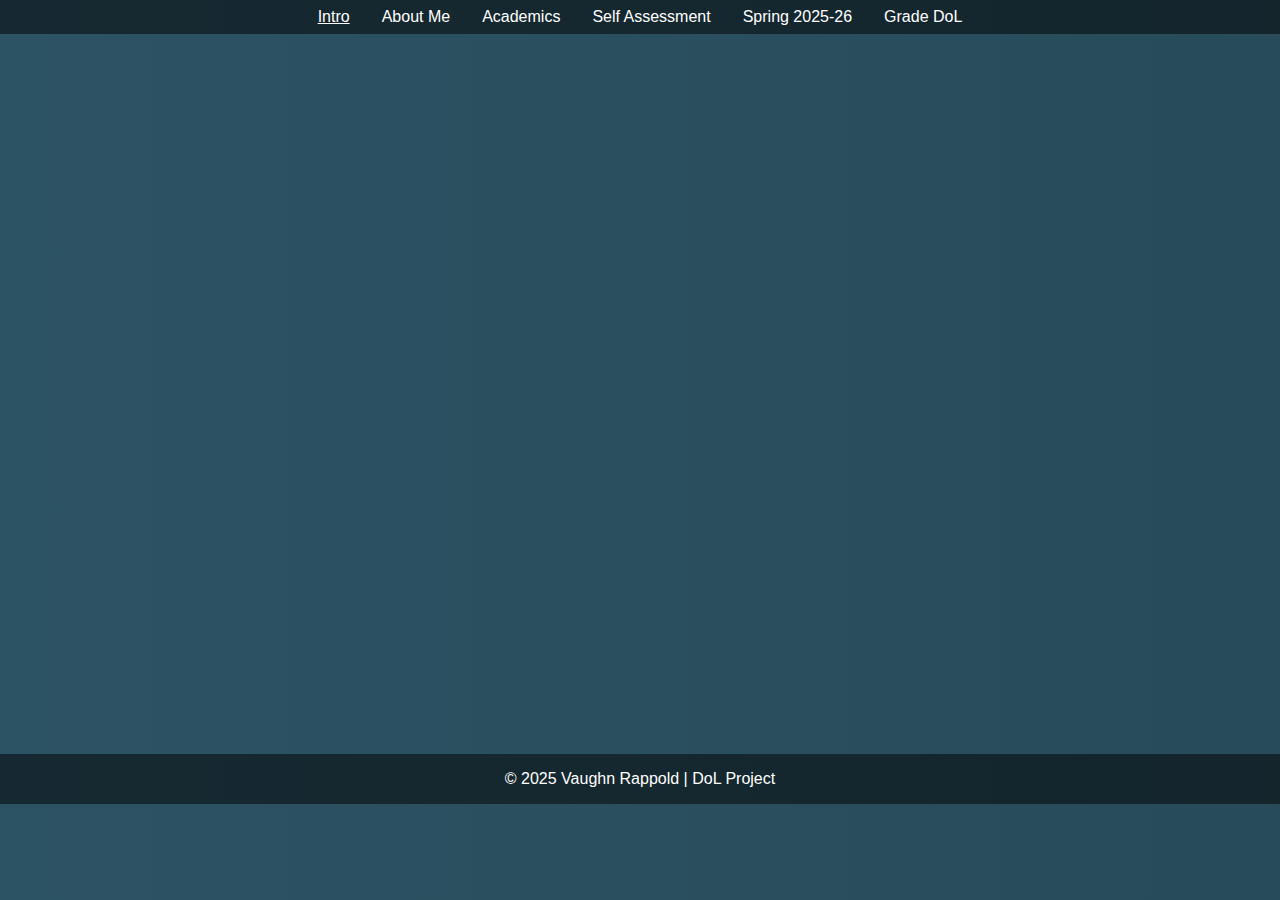
<file: index.html>
<!DOCTYPE html>
<html lang="en">
<head>
    <meta charset="UTF-8">
    <meta name="viewport" content="width=device-width, initial-scale=1.0">
    <title>Intro | Vaughn's DoL</title>
    <link rel="stylesheet" href="css/style.css">
</head>
<body>
    <nav>
        <ul>
            <li><a href="index.html" class="active">Intro</a></li>
            <li><a href="pages/about.html">About Me</a></li>
            <li><a href="pages/academics.html">Academics</a></li>
            <li><a href="pages/self-assessment.html">Self Assessment</a></li>
            <li><a href="pages/spring-2025-26.html">Spring 2025-26</a></li>
            <li><a href="pages/grade-dol.html">Grade DoL</a></li>
        </ul>
    </nav>

    <main class="hero">
        <div class="hero-content">
            <h1 class="fade-slide">Vaughn Rappold</h1>
            <h2 class="fade-slide delay">"Keep on trying and sometime, you'll succeed"</h2>
            <div class="welcome-card fade-slide delay-2">
        <p>Welcome to my DoL</p>
        <p>This site reflects my interests and growth showcasing my personal journey to mastery in all areas both academically and socially through the Portrait of a Graduate Competencies.
</p>
        </div>
    </div>
</main>

    <footer>
        <p>&copy; 2025 Vaughn Rappold | DoL Project</p>
    </footer>
    <script src="js/main.js"></script>
</body>
</html>
</file>
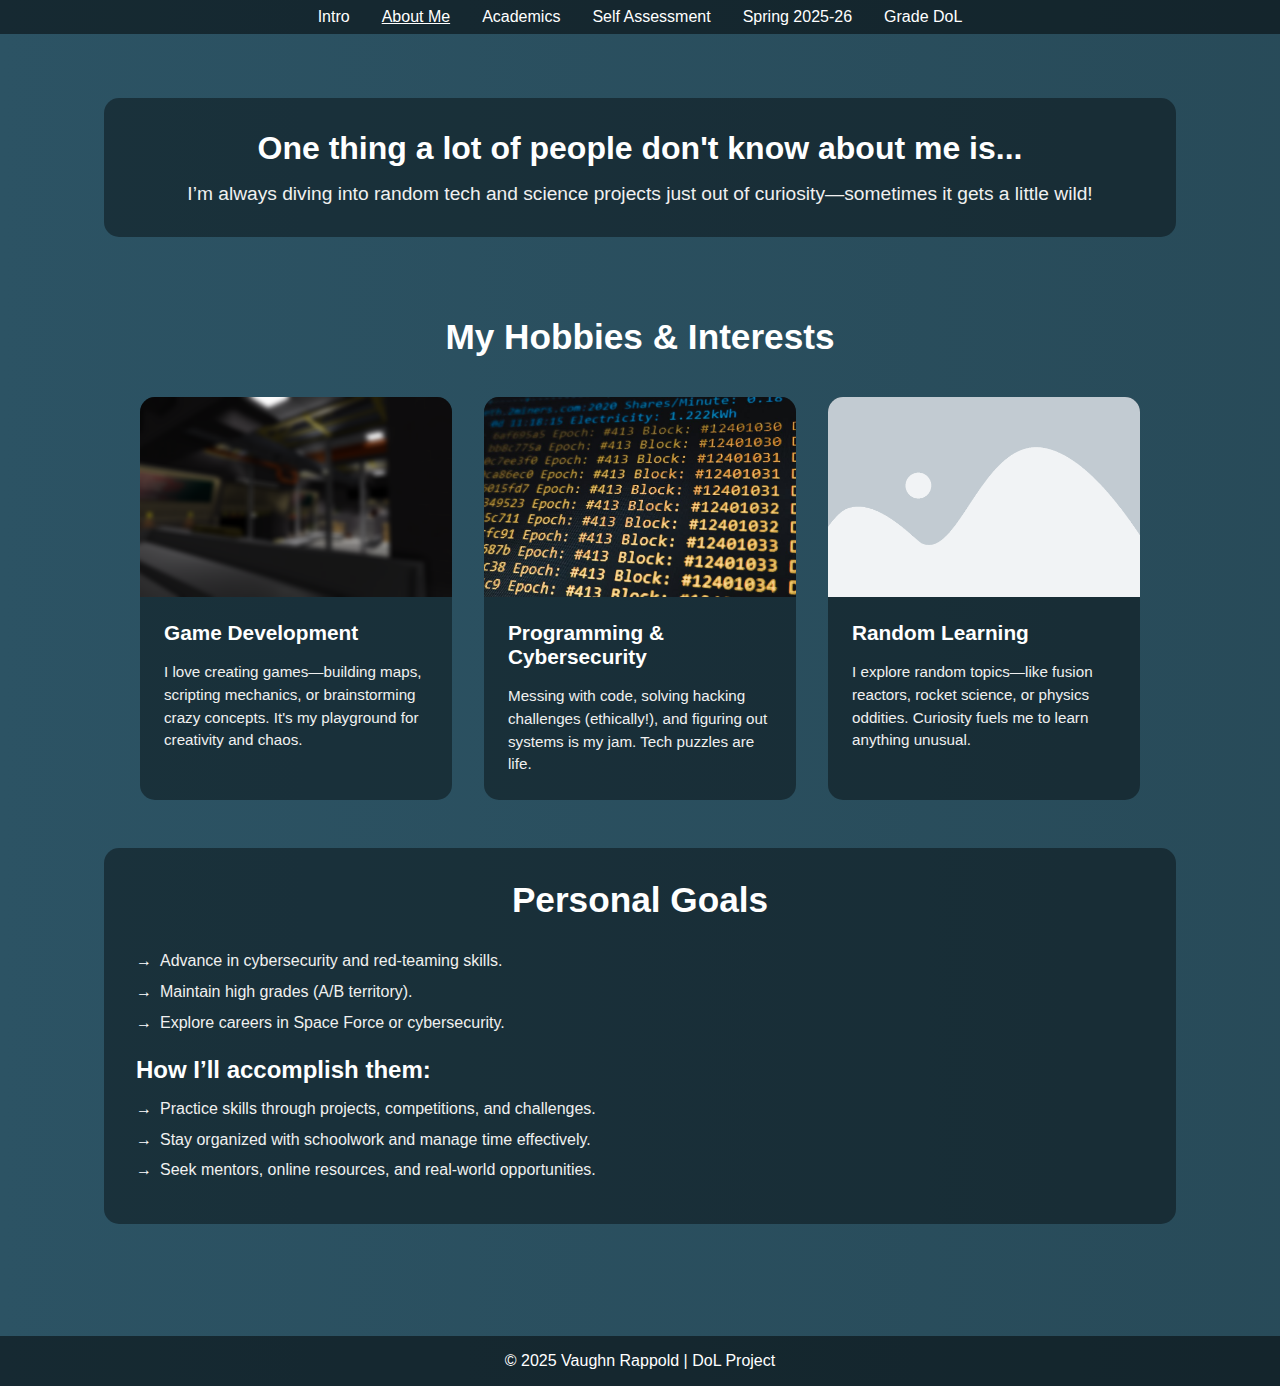
<file: pages/about.html>
<!DOCTYPE html>
<html lang="en">
<head>
    <meta charset="UTF-8">
    <meta name="viewport" content="width=device-width, initial-scale=1.0">
    <title>About Me | Vaughn's DoL</title>
    <link rel="stylesheet" href="../css/style.css">
    <link rel="stylesheet" href="../css/about.css">
</head>
<body>
    <nav>
        <ul>
            <li><a href="../index.html">Intro</a></li>
            <li><a href="about.html" class="active">About Me</a></li>
            <li><a href="academics.html">Academics</a></li>
            <li><a href="self-assessment.html">Self Assessment</a></li>
            <li><a href="spring-2025-26.html">Spring 2025-26</a></li>
            <li><a href="grade-dol.html">Grade DoL</a></li>
        </ul>
    </nav>

    <main class="about-page">
        <div class="container">
            <!-- Fun fact section -->
            <section class="fun-fact">
                <h1>One thing a lot of people don't know about me is...</h1>
                <p>I’m always diving into random tech and science projects just out of curiosity—sometimes it gets a little wild!</p>
            </section>

            <!-- Hobbies & Interests -->
            <section class="hobbies">
                <h2>My Hobbies & Interests</h2>
                <div class="hobby-card">
                    <img src="../assets/images/image1background.png" alt="Illustration representing game development" loading="lazy" decoding="async">
                    <div class="content">
                        <h3>Game Development</h3>
                        <p>I love creating games—building maps, scripting mechanics, or brainstorming crazy concepts. It's my playground for creativity and chaos.</p>
                    </div>
                </div>
                <div class="hobby-card">
                    <img src="../assets/images/linesblockdiff.jpeg" alt="Programming and cybersecurity themed image" loading="lazy" decoding="async">
                    <div class="content">
                        <h3>Programming & Cybersecurity</h3>
                        <p>Messing with code, solving hacking challenges (ethically!), and figuring out systems is my jam. Tech puzzles are life.</p>
                    </div>
                </div>
                <div class="hobby-card">
                    <img src="../assets/images/image.png" alt="Curiosity and learning concept image" loading="lazy" decoding="async">
                    <div class="content">
                        <h3>Random Learning</h3>
                        <p>I explore random topics—like fusion reactors, rocket science, or physics oddities. Curiosity fuels me to learn anything unusual.</p>
                    </div>
                </div>
            </section>

            <!-- Personal Goals -->
            <section class="goals">
                <h2>Personal Goals</h2>
                <ul>
                    <li>Advance in cybersecurity and red-teaming skills.</li>
                    <li>Maintain high grades (A/B territory).</li>
                    <li>Explore careers in Space Force or cybersecurity.</li>
                </ul>

                <h3>How I’ll accomplish them:</h3>
                <ul>
                    <li>Practice skills through projects, competitions, and challenges.</li>
                    <li>Stay organized with schoolwork and manage time effectively.</li>
                    <li>Seek mentors, online resources, and real-world opportunities.</li>
                </ul>
            </section>
        </div>
    </main>

    <footer>
        <p>&copy; 2025 Vaughn Rappold | DoL Project</p>
    </footer>
    <script src="../js/main.js"></script>
</body>
</html>
</file>
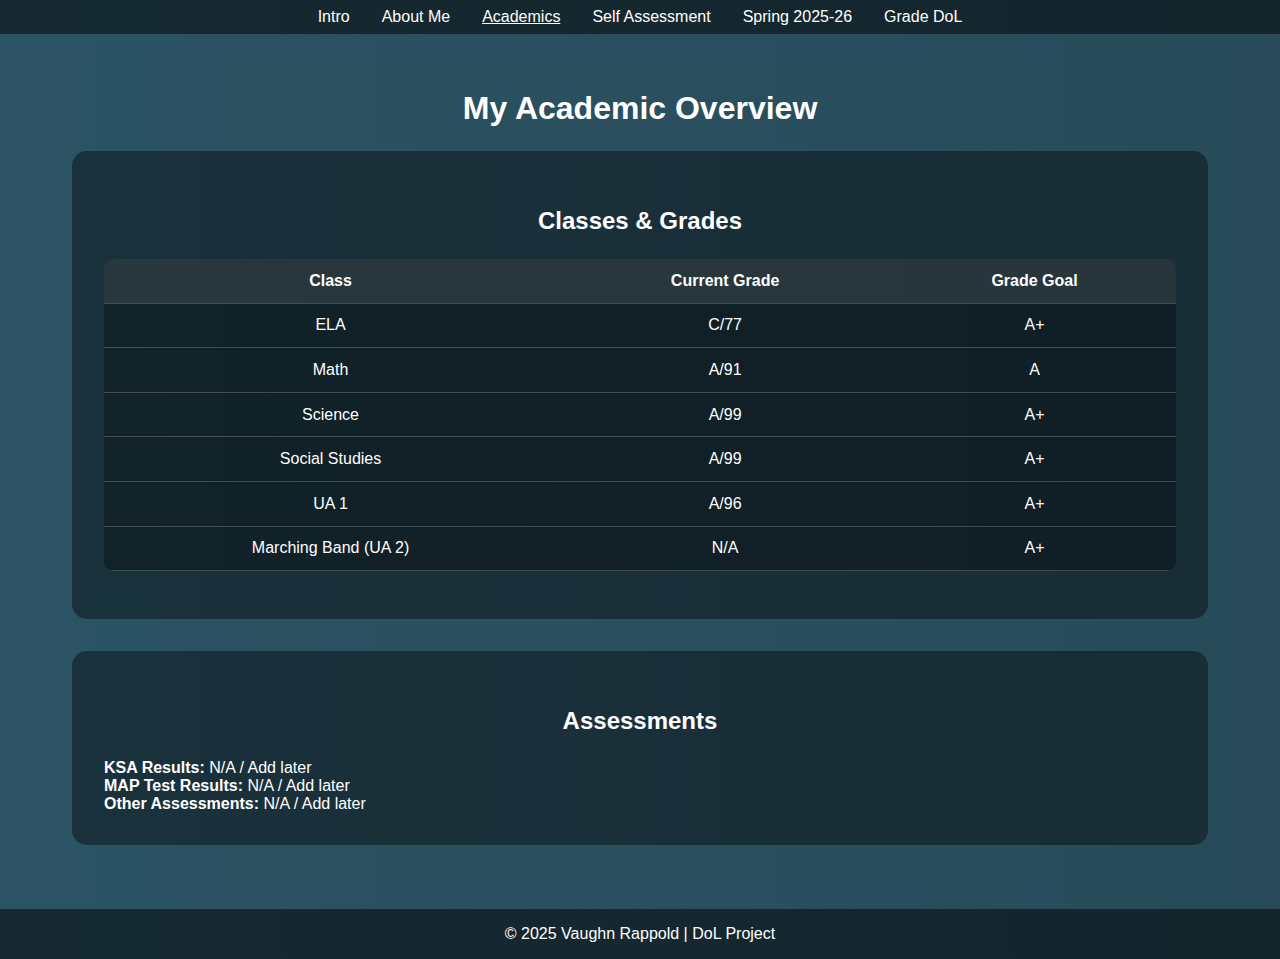
<file: pages/academics.html>
<!DOCTYPE html>
<html lang="en">
<head>
    <meta charset="UTF-8">
    <meta name="viewport" content="width=device-width, initial-scale=1.0">
    <title>Academics | Vaughn's DoL</title>
    <link rel="stylesheet" href="../css/style.css">
</head>
<body>
    <nav>
        <ul>
            <li><a href="../index.html">Intro</a></li>
            <li><a href="about.html">About Me</a></li>
            <li><a href="academics.html" class="active">Academics</a></li>
            <li><a href="self-assessment.html">Self Assessment</a></li>
            <li><a href="spring-2025-26.html">Spring 2025-26</a></li>
            <li><a href="grade-dol.html">Grade DoL</a></li>
        </ul>
    </nav>

    <main class="academics-page">
        <div class="container">
            <h1>My Academic Overview</h1>

            <!-- Classes & Grades Table -->
            <section class="grades">
                <h2>Classes & Grades</h2>
                <table>
                    <thead>
                        <tr>
                            <th>Class</th>
                            <th>Current Grade</th>
                            <th>Grade Goal</th>
                        </tr>
                    </thead>
                    <tbody>
                        <tr>
                            <td>ELA</td>
                            <td>C/77</td>
                            <td>A+</td>
                        </tr>
                        <tr>
                            <td>Math</td>
                            <td>A/91</td>
                            <td>A</td>
                        </tr>
                        <tr>
                            <td>Science</td>
                            <td>A/99</td>
                            <td>A+</td>
                        </tr>
                        <tr>
                            <td>Social Studies</td>
                            <td>A/99</td>
                            <td>A+</td>
                        </tr>
                        <tr>
                            <td>UA 1</td>
                            <td>A/96</td>
                            <td>A+</td>
                        </tr>
                        <tr>
                            <td>Marching Band (UA 2)</td>
                            <td>N/A</td>
                            <td>A+</td>
                        </tr>
                    </tbody>
                </table>
            </section>

            <!-- Assessment Results -->
            <section class="assessments">
                <h2>Assessments</h2>
                <p><strong>KSA Results:</strong> N/A / Add later</p>
                <p><strong>MAP Test Results:</strong> N/A / Add later</p>
                <p><strong>Other Assessments:</strong> N/A / Add later</p>
            </section>
        </div>
    </main>

    <footer>
        <p>&copy; 2025 Vaughn Rappold | DoL Project</p>
    </footer>
</body>
</html>
</file>
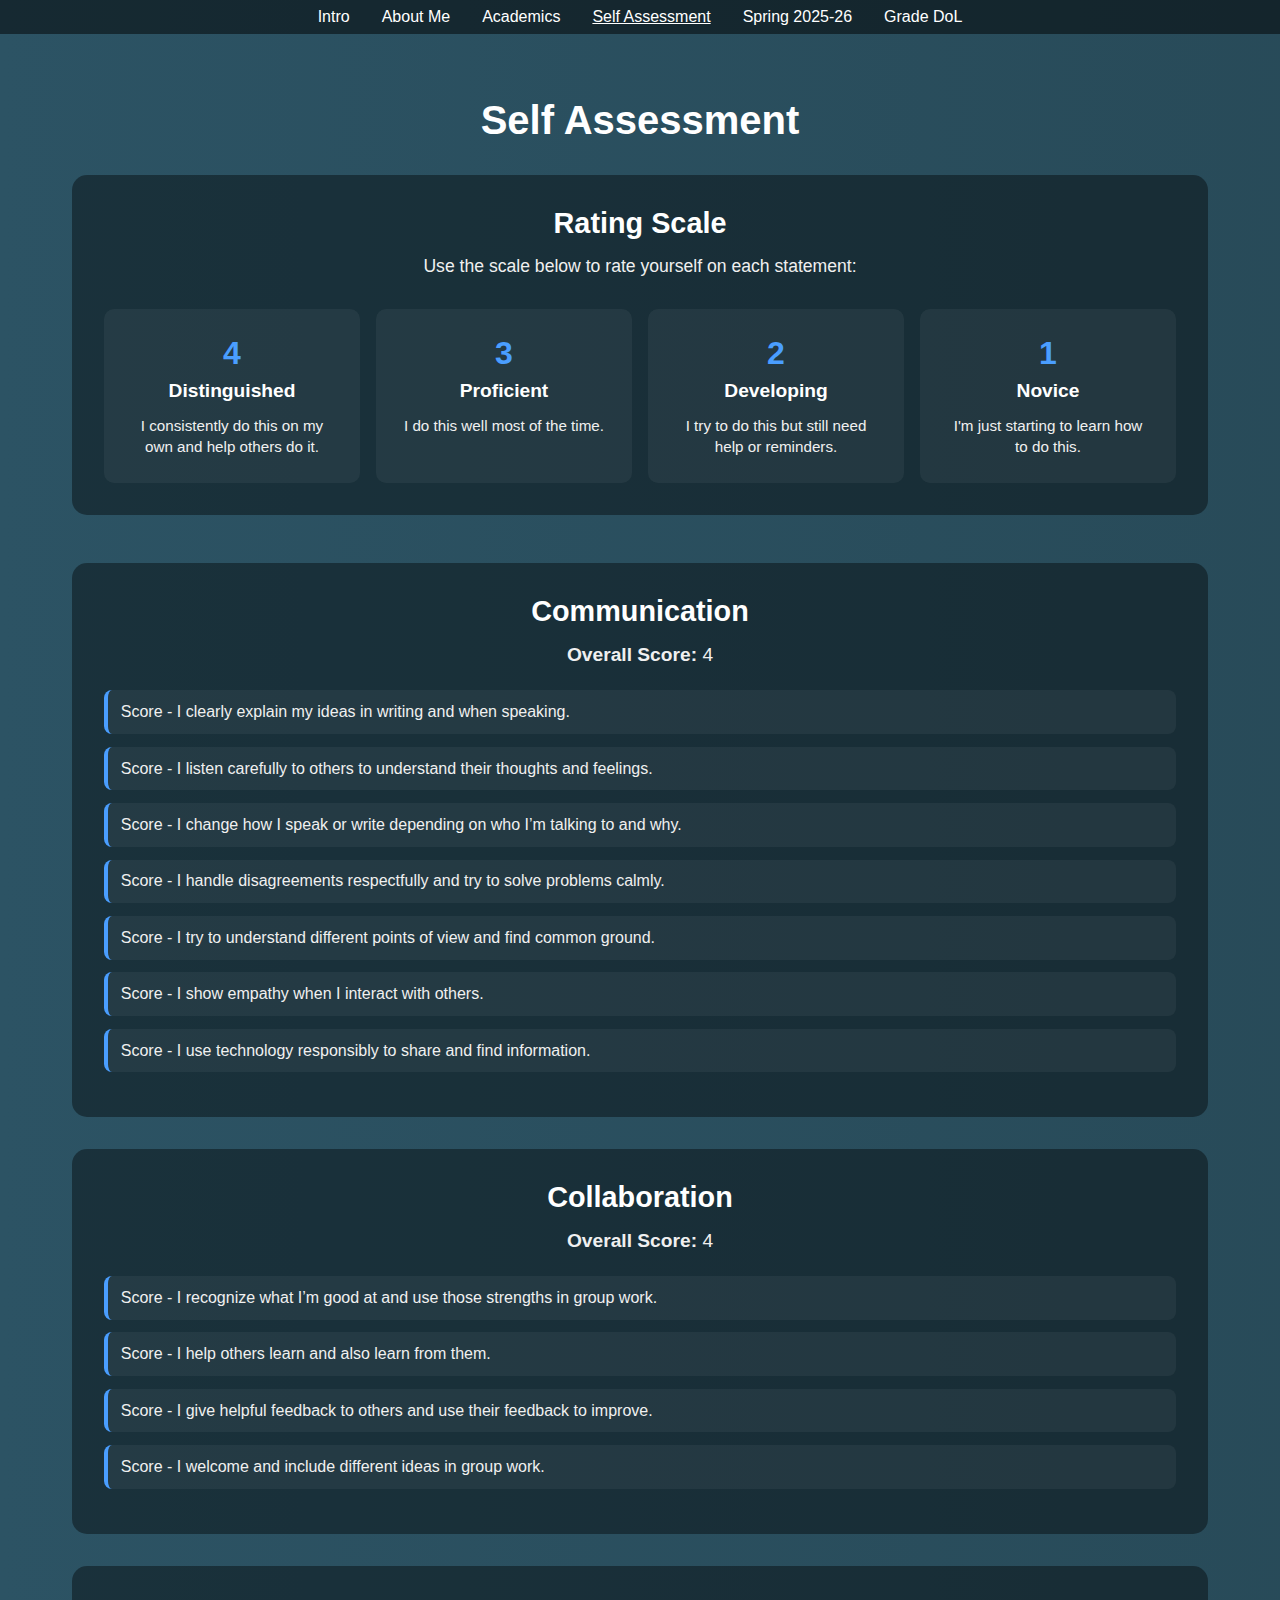
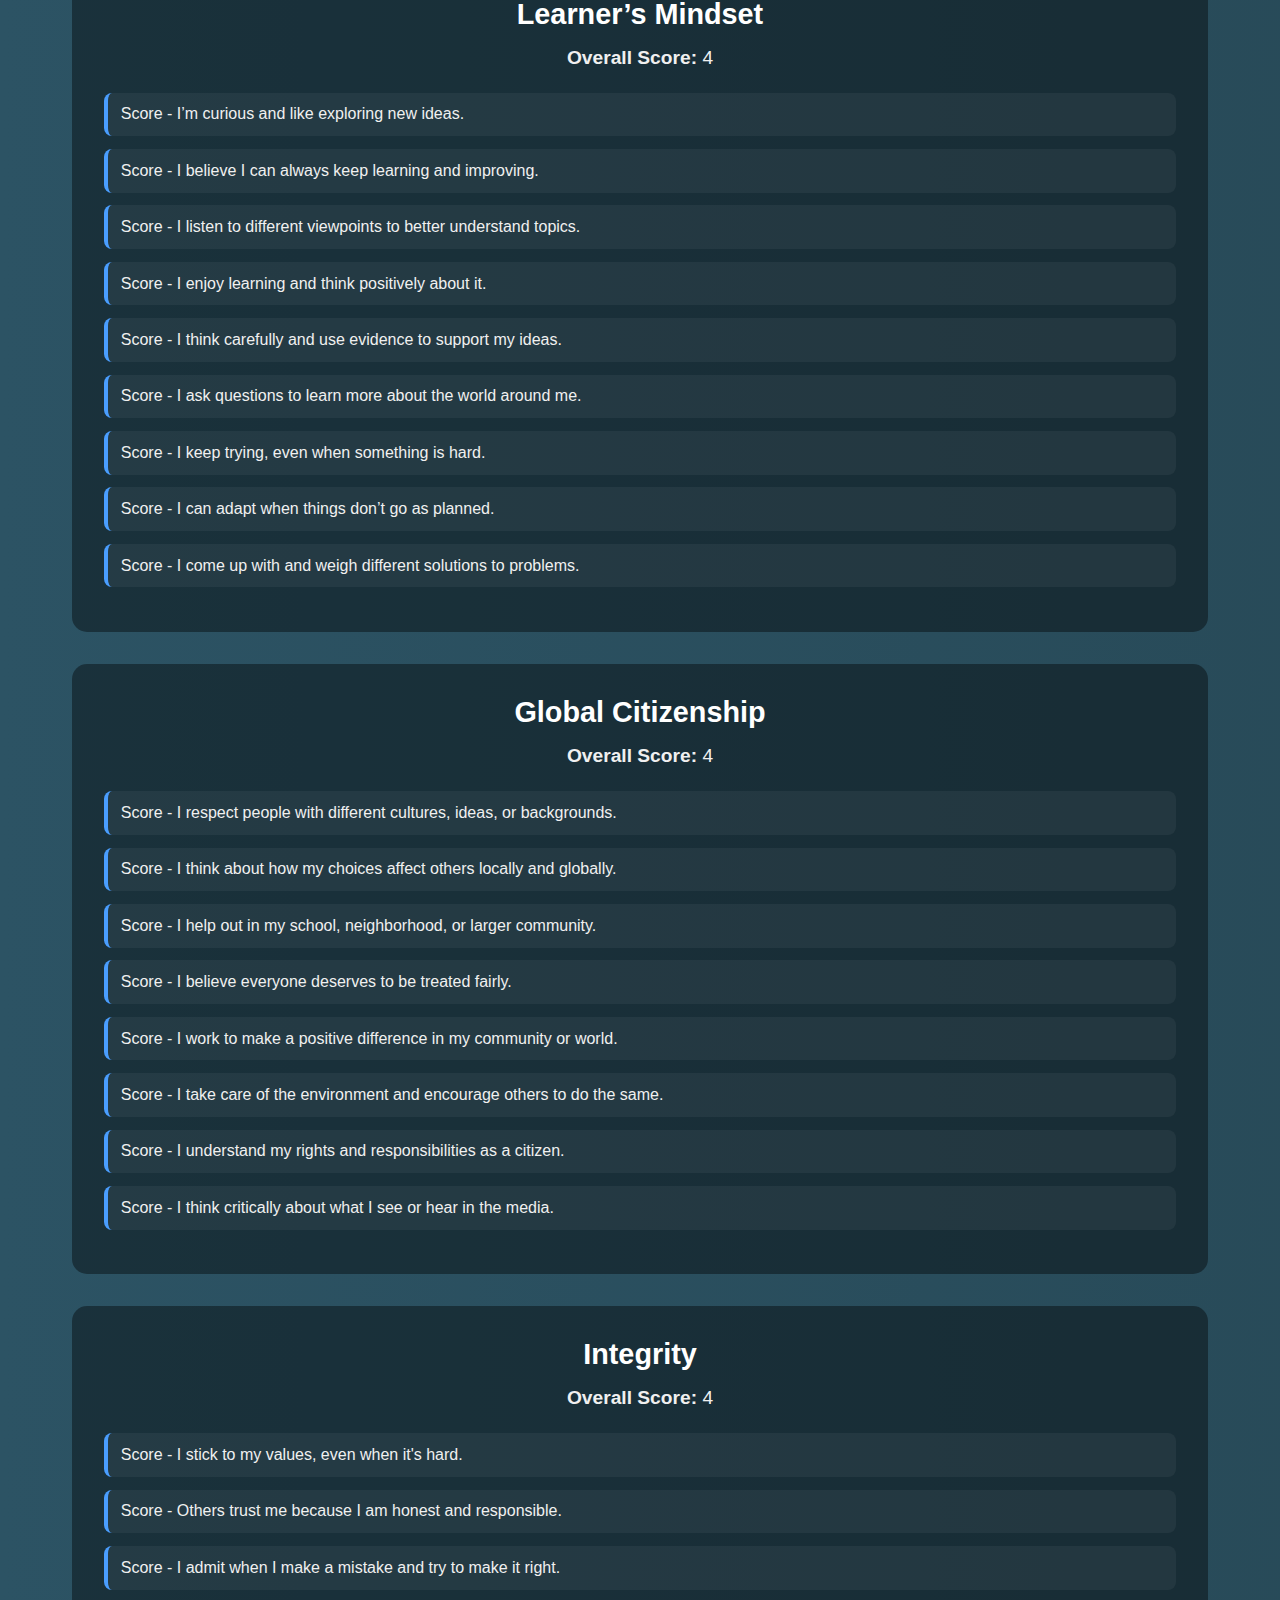
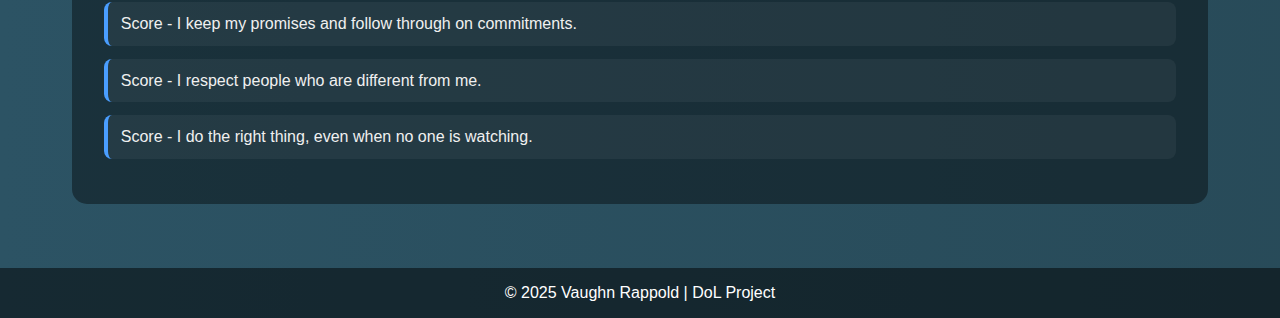
<file: pages/self-assessment.html>
<!DOCTYPE html>
<html lang="en">
<head>
    <meta charset="UTF-8">
    <meta name="viewport" content="width=device-width, initial-scale=1.0">
    <title>Self Assessment | Vaughn's DoL</title>
    <link rel="stylesheet" href="../css/style.css">
</head>
<body>
    <nav>
        <ul>
            <li><a href="../index.html">Intro</a></li>
            <li><a href="about.html">About Me</a></li>
            <li><a href="academics.html">Academics</a></li>
            <li><a href="self-assessment.html" class="active">Self Assessment</a></li>
            <li><a href="spring-2025-26.html">Spring 2025-26</a></li>
            <li><a href="grade-dol.html">Grade DoL</a></li>
        </ul>
    </nav>

    <main class="self-assessment-page">
        <div class="container">
            <h1>Self Assessment</h1>
            <div class="rating-scale">
                <h2>Rating Scale</h2>
                <p>Use the scale below to rate yourself on each statement:</p>
                <div class="scale-items">
                    <div class="scale-item">
                        <span class="score">4</span>
                        <span class="label">Distinguished</span>
                        <span class="description">I consistently do this on my own and help others do it.</span>
                    </div>
                    <div class="scale-item">
                        <span class="score">3</span>
                        <span class="label">Proficient</span>
                        <span class="description">I do this well most of the time.</span>
                    </div>
                    <div class="scale-item">
                        <span class="score">2</span>
                        <span class="label">Developing</span>
                        <span class="description">I try to do this but still need help or reminders.</span>
                    </div>
                    <div class="scale-item">
                        <span class="score">1</span>
                        <span class="label">Novice</span>
                        <span class="description">I'm just starting to learn how to do this.</span>
                    </div>
                </div>
            </div>

            <!-- Communication -->
            <section class="assessment-section">
                <h2>Communication</h2>
                <p><strong>Overall Score:</strong> 4</p>
                <ul>
                    <li>Score - I clearly explain my ideas in writing and when speaking.</li>
                    <li>Score - I listen carefully to others to understand their thoughts and feelings.</li>
                    <li>Score - I change how I speak or write depending on who I’m talking to and why.</li>
                    <li>Score - I handle disagreements respectfully and try to solve problems calmly.</li>
                    <li>Score - I try to understand different points of view and find common ground.</li>
                    <li>Score - I show empathy when I interact with others.</li>
                    <li>Score - I use technology responsibly to share and find information.</li>
                </ul>
            </section>

            <!-- Collaboration -->
            <section class="assessment-section">
                <h2>Collaboration</h2>
                <p><strong>Overall Score:</strong> 4</p>
                <ul>
                    <li>Score - I recognize what I’m good at and use those strengths in group work.</li>
                    <li>Score - I help others learn and also learn from them.</li>
                    <li>Score - I give helpful feedback to others and use their feedback to improve.</li>
                    <li>Score - I welcome and include different ideas in group work.</li>
                </ul>
            </section>

            <!-- Learner's Mindset -->
            <section class="assessment-section">
                <h2>Learner’s Mindset</h2>
                <p><strong>Overall Score:</strong> 4</p>
                <ul>
                    <li>Score - I’m curious and like exploring new ideas.</li>
                    <li>Score - I believe I can always keep learning and improving.</li>
                    <li>Score - I listen to different viewpoints to better understand topics.</li>
                    <li>Score - I enjoy learning and think positively about it.</li>
                    <li>Score - I think carefully and use evidence to support my ideas.</li>
                    <li>Score - I ask questions to learn more about the world around me.</li>
                    <li>Score - I keep trying, even when something is hard.</li>
                    <li>Score - I can adapt when things don’t go as planned.</li>
                    <li>Score - I come up with and weigh different solutions to problems.</li>
                </ul>
            </section>

            <!-- Global Citizenship -->
            <section class="assessment-section">
                <h2>Global Citizenship</h2>
                <p><strong>Overall Score:</strong> 4</p>
                <ul>
                    <li>Score - I respect people with different cultures, ideas, or backgrounds.</li>
                    <li>Score - I think about how my choices affect others locally and globally.</li>
                    <li>Score - I help out in my school, neighborhood, or larger community.</li>
                    <li>Score - I believe everyone deserves to be treated fairly.</li>
                    <li>Score - I work to make a positive difference in my community or world.</li>
                    <li>Score - I take care of the environment and encourage others to do the same.</li>
                    <li>Score - I understand my rights and responsibilities as a citizen.</li>
                    <li>Score - I think critically about what I see or hear in the media.</li>
                </ul>
            </section>

            <!-- Integrity -->
            <section class="assessment-section">
                <h2>Integrity</h2>
                <p><strong>Overall Score:</strong> 4</p>
                <ul>
                    <li>Score - I stick to my values, even when it's hard.</li>
                    <li>Score - Others trust me because I am honest and responsible.</li>
                    <li>Score - I admit when I make a mistake and try to make it right.</li>
                    <li>Score - I keep my promises and follow through on commitments.</li>
                    <li>Score - I respect people who are different from me.</li>
                    <li>Score - I do the right thing, even when no one is watching.</li>
                </ul>
            </section>
        </div>
    </main>

    <footer>
        <p>&copy; 2025 Vaughn Rappold | DoL Project</p>
    </footer>
</body>
</html>
</file>
<file: css/about.css>
/* About page specific styles */
.about-page {
    padding: 2rem;
    max-width: 1200px;
    margin: 0 auto;
}

.container {
    width: 100%;
}

/* Fun fact section */
.fun-fact {
    background: rgba(0, 0, 0, 0.4);
    padding: 2rem;
    border-radius: 15px;
    margin-bottom: 3rem;
    text-align: center;
}

.fun-fact h1 {
    font-size: 2rem;
    margin-bottom: 1rem;
    color: #fff;
}

.fun-fact p {
    font-size: 1.2rem;
    color: #f0f0f0;
}

/* Section headers */
section h2 {
    text-align: center;
    margin: 2rem 0;
    font-size: 2.2rem;
    color: #fff;
}

/* Hobbies section */
.hobbies {
    display: grid;
    grid-template-columns: repeat(auto-fit, minmax(300px, 1fr));
    gap: 2rem;
    margin-bottom: 3rem;
    max-width: 1000px;
    margin-left: auto;
    margin-right: auto;
}

.hobbies > h2 {
    grid-column: 1 / -1;
    margin-bottom: 0.5rem;
}

.hobby-card {
    background: rgba(0, 0, 0, 0.4);
    border-radius: 15px;
    overflow: hidden;
    transition: transform 0.3s ease, box-shadow 0.3s ease;
    display: flex;
    flex-direction: column;
}

.hobby-card:hover {
    transform: translateY(-5px);
    box-shadow: 0 8px 16px rgba(0, 0, 0, 0.3);
}

.hobby-card img {
    width: 100%;
    height: 200px;
    object-fit: cover;
    display: block;
    flex-shrink: 0;
}

.hobby-card .content {
    padding: 1.5rem;
    flex: 1;
    display: flex;
    flex-direction: column;
}

.hobby-card h3 {
    margin: 0 0 1rem 0;
    color: #fff;
    font-size: 1.3rem;
}

.hobby-card p {
    color: #f0f0f0;
    font-size: 0.95rem;
    line-height: 1.5;
}

/* Goals section */
.goals {
    background: rgba(0, 0, 0, 0.4);
    padding: 2rem;
    border-radius: 15px;
    margin-bottom: 3rem;
}

.goals h2 {
    margin-top: 0;
}

.goals h3 {
    color: #fff;
    margin: 1.5rem 0 1rem 0;
    font-size: 1.5rem;
}

.goals ul {
    list-style-type: none;
    padding: 0;
}

.goals li {
    color: #f0f0f0;
    margin: 0.8rem 0;
    padding-left: 1.5rem;
    position: relative;
}

.goals li::before {
    content: "→";
    position: absolute;
    left: 0;
    color: #fff;
}

/* Responsive adjustments */
@media (max-width: 768px) {
    .about-page {
        padding: 1rem;
    }
    
    .fun-fact {
        padding: 1.5rem;
    }
    
    .fun-fact h1 {
        font-size: 1.5rem;
    }
    
    .hobbies {
        grid-template-columns: 1fr;
        gap: 1.5rem;
    }
    
    .hobby-card img {
        height: 180px;
    }
}
</file>
<file: css/style.css>
/* Reset and basic styles */
* {
    margin: 0;
    padding: 0;
    box-sizing: border-box;
    font-family: 'Inter', sans-serif;
}
body { 
        color: #fff;
        background: linear-gradient(270deg, #0f2027, #203a43, #2c5364);
        background-size: 600% 600%;
    animation: gradientShift 15s ease infinite;
    min-height: 100vh;
}

/* Hero section */
.hero {
    display: flex;
    justify-content: center;
    align-items: center;
    text-align: center;
    height: 80vh;
    padding: 2rem;
}

.hero-content h1 {
    font-size: 3rem;
    margin-bottom: 0.5rem;
}

.hero-content h2 {
    font-size: 1.5rem;
    margin-bottom: 1.5rem;
    font-weight: 400;
}

.welcome-card {
    background: rgba(0,0,0,0.4);
    padding: 1.5rem 2rem;
    border-radius: 10px;
    display: inline-block;
}

/* Nav */
nav ul {
    display: flex;
    justify-content: center;
    list-style: none;
    background: rgba(0,0,0,0.5);
    padding: 0.5rem;
}

nav ul li {
    margin: 0 1rem;
}

nav ul li a {
    color: #fff;
    text-decoration: none;
    font-weight: 500;
}

nav ul li a.active {
    text-decoration: underline;
}

/* Footer */
footer {
    text-align: center;
    padding: 1rem;
    background: rgba(0,0,0,0.5);
}

/* Animations */
@keyframes gradientShift {
    0%{background-position:0% 50%}
    50%{background-position:100% 50%}
    100%{background-position:0% 50%}
}

/* Generic container */
.container {
    width: 100%;
    max-width: 1200px;
    margin: 0 auto;
    padding: 2rem;
}

/* Academics page */
.academics-page h1,
.academics-page h2 {
    text-align: center;
    margin: 1.5rem 0;
}

.academics-page .grades,
.academics-page .assessments {
    background: rgba(0,0,0,0.4);
    padding: 2rem;
    border-radius: 15px;
    margin: 1.5rem 0 2rem 0;
}

.fade-slide {
    opacity: 0;
    transform: translateY(20px);
    animation: fadeInSlide 1s forwards;
}

.fade-slide.delay {
    animation-delay: 0.5s;
}

.fade-slide.delay-2 {
    animation-delay: 1s;
}

@keyframes fadeInSlide {
    to {
        opacity: 1;
        transform: translateY(0);
    }
}
.academics-page table {
    width: 100%;
    border-collapse: collapse;
    margin: 1rem 0;
    background: rgba(0,0,0,0.3);
    border-radius: 10px;
    overflow: hidden;
}

.academics-page th, .academics-page td {
    padding: 0.8rem 1rem;
    text-align: center;
    border-bottom: 1px solid rgba(255,255,255,0.2);
}

.academics-page th {
    background: rgba(255,255,255,0.1);
}

.academics-page tbody tr:hover {
    background: rgba(255,255,255,0.05);
}

/* Self Assessment page */
.self-assessment-page h1 {
    text-align: center;
    margin: 2rem 0;
    font-size: 2.5rem;
}

.self-assessment-page > .container > p {
    text-align: center;
    font-size: 1.2rem;
    margin-bottom: 2rem;
    color: #f0f0f0;
}

.rating-scale {
    background: rgba(0,0,0,0.4);
    padding: 2rem;
    border-radius: 15px;
    margin-bottom: 3rem;
    text-align: center;
}

.rating-scale h2 {
    color: #fff;
    font-size: 1.8rem;
    margin-bottom: 1rem;
}

.rating-scale p {
    color: #f0f0f0;
    margin-bottom: 2rem;
    font-size: 1.1rem;
}

.scale-items {
    display: grid;
    grid-template-columns: repeat(auto-fit, minmax(250px, 1fr));
    gap: 1rem;
}

.scale-item {
    background: rgba(255,255,255,0.05);
    padding: 1.5rem;
    border-radius: 10px;
    border: 2px solid transparent;
    transition: all 0.3s ease;
    display: flex;
    flex-direction: column;
    align-items: center;
    text-align: center;
}

.scale-item:hover {
    border-color: #4a9eff;
    transform: translateY(-3px);
}

.scale-item .score {
    font-size: 2rem;
    font-weight: bold;
    color: #4a9eff;
    margin-bottom: 0.5rem;
}

.scale-item .label {
    font-size: 1.2rem;
    font-weight: bold;
    color: #fff;
    margin-bottom: 0.8rem;
}

.scale-item .description {
    color: #f0f0f0;
    font-size: 0.95rem;
    line-height: 1.4;
}

.assessment-section {
    background: rgba(0,0,0,0.4);
    padding: 2rem;
    border-radius: 15px;
    margin: 2rem 0;
}

.assessment-section h2 {
    color: #fff;
    font-size: 1.8rem;
    margin-bottom: 1rem;
    text-align: center;
}

.assessment-section > p {
    text-align: center;
    font-size: 1.2rem;
    margin-bottom: 1.5rem;
    color: #f0f0f0;
}

.assessment-section ul {
    list-style: none;
    padding: 0;
}

.assessment-section ul li {
    margin: 0.8rem 0;
    padding: 0.8rem;
    background: rgba(255,255,255,0.05);
    border-radius: 8px;
    color: #f0f0f0;
    border-left: 4px solid #4a9eff;
}

.assessment-section ul li:hover {
    background: rgba(255,255,255,0.1);
    transform: translateX(5px);
    transition: all 0.3s ease;
}
</file>
